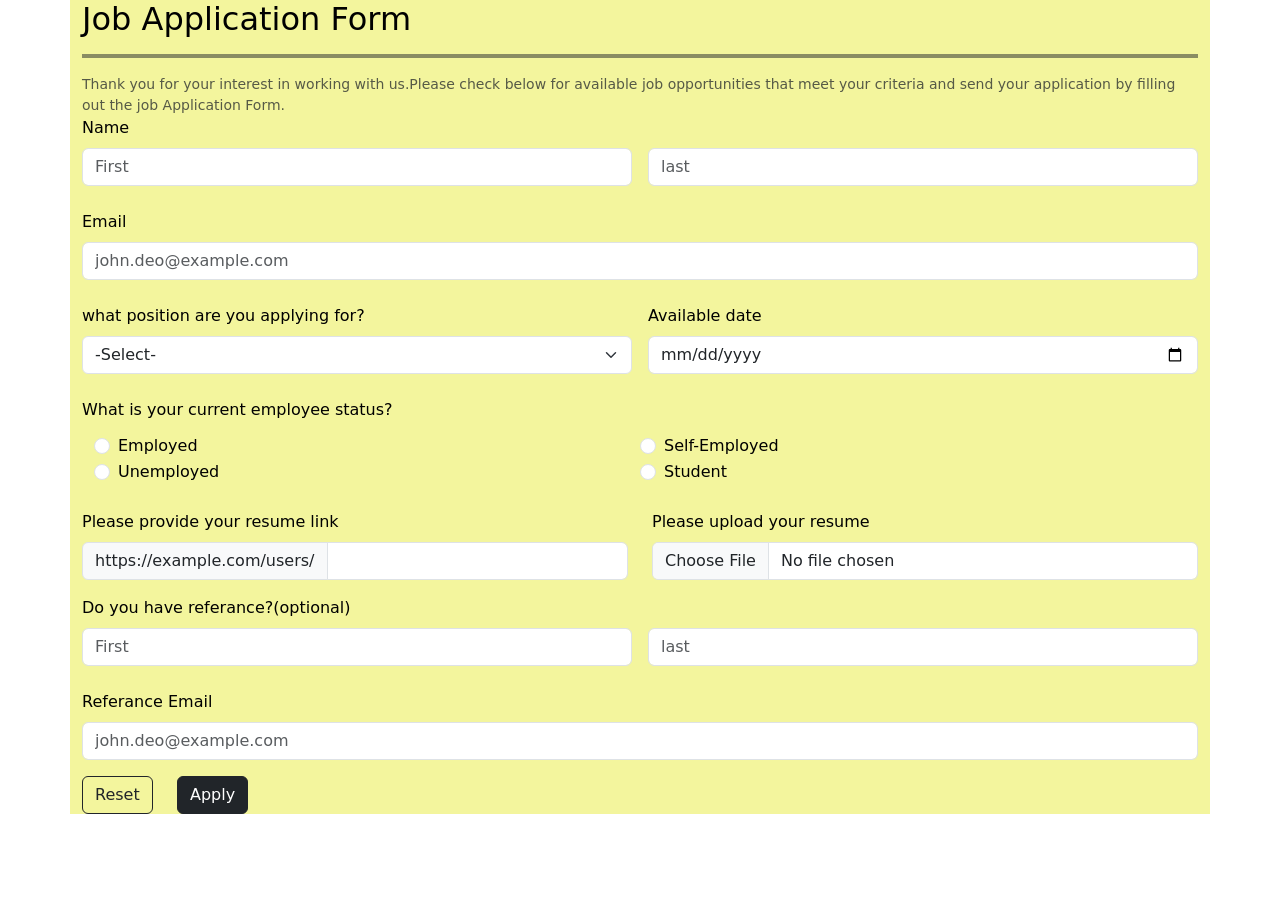
<file: form/index.html>
<!DOCTYPE html>
<html lang="en">
<head>
    <meta charset="UTF-8">
    <meta name="viewport" content="width=device-width, initial-scale=1.0">
    <title>Document</title>
    <link href="https://cdn.jsdelivr.net/npm/bootstrap@5.3.8/dist/css/bootstrap.min.css" rel="stylesheet"
    integrity="sha384-sRIl4kxILFvY47J16cr9ZwB07vP4J8+LH7qKQnuqkuIAvNWLzeN8tE5YBujZqJLB" crossorigin="anonymous">
  <link rel="stylesheet" href="style.css">
</head>
<body>
    <div class="container">
        <h2>Job Application Form</h2>
        <hr class="border border-dark border-2 opacity-50">
        <div class="form-text">
            Thank you for your interest in working with us.Please check below for available job opportunities that meet your
            criteria and send your application by filling out the job Application Form.
        </div>
            <label class="form-label">Name</label>
            <div class="row g-3 mb-4">
                <div class="col-6">
                    <input type="text" class="form-control" id="" placeholder="First">
                </div>

                <div class="col-6">
                     <input type="text" class="form-control" id="" placeholder="last">
                </div>
            </div>

            <div class="row g-3 mb-4">
                <div class="col-12">
                    <label class="form-label">Email</label>
                     <input type="email" class="form-control" id="" placeholder="john.deo@example.com">
                </div>
            </div>

            <div class="row g-3 mb-4">
                <div class="col-6">
                    <label class="form-label">what position are you applying for?</label>
                    <select class="form-select">
                        <option>-Select-</option>
                        <option value="1">One</option>
                        <option value="2">Two</option>
                        <option value="3">Three</option>
                    </select>

                </div>
                <div class="col-6">
                    <label class="form-label">Available date</label>
                    <input type="date" class="form-control">
                </div>
            </div>

            <div class="mb-4">
                <label class="form-label">What is your current employee status?</label>
                <div class="radio-grid mt-1 d-flex row px-4">
                    <div class="form-check col-6">
                        <input class="form-check-input" type="radio" name="employeeStatus">
                        <label class="form-check-label">
                            Employed
                        </label>
                    </div>

                    <div class="form-check col-6">
                        <input class="form-check-input" type="radio" name="employeeStatus" id="statusSelfEmployed" value="self-employed">
                        <label class="form-check-label" for="statusSelfEmployed">
                            Self-Employed
                        </label>
                    </div>

                    <div class="form-check col-6">
                        <input class="form-check-input" type="radio" name="employeeStatus" id="statusUnemployed" value="unemployed">
                        <label class="form-check-label" for="statusUnemployed">
                            Unemployed
                        </label>
                    </div>

                    <div class="form-check col-6  ">
                        <input class="form-check-input" type="radio" name="employeeStatus" id="statusStudent" value="student">
                        <label class="form-check-label" for="statusStudent">
                            Student
                        </label>
                    </div>
                </div>
            </div>

                <div class="row">
                     
                    <div class="col-6">
                        <label class="form-label">Please provide your resume link</label>
                        <div class="input-group">
                            <span class="input-group-text" id="basic-addon3">https://example.com/users/</span>
                            <input type="text" class="form-control" id="basic-url" aria-describedby="basic-addon3 basic-addon4">
                        </div>
                    </div>

                    <div class="col-6">
                        <label class="form-label">Please upload your resume</label>
                        <div class="mb-3">
                            <input class="form-control" type="file" id="formFile">
                        </div>
                    </div>
                </div> 


            <div>
                <label class="form-label">Do you have referance?(optional)</label>
             <div class="row g-3 mb-4">
                <div class="col-6">
                    <input type="text" class="form-control" id="" placeholder="First">
                </div>

                <div class="col-6">
                     <input type="text" class="form-control" id="" placeholder="last">
                </div>
             </div>
            </div>

            <div>
                <label class="form-label">Referance Email</label>
                 <input type="email" class="form-control" id="" placeholder="john.deo@example.com">
            </div>

            <div>
                <div class="row mt-3">
                    <div class="col-1">
                        <button type="reset" class="btn btn-outline-dark">Reset</button>
                    </div>

                    <div class="col-1">
                        <button type="submit" class="btn btn-dark">Apply</button>
                    </div>
                </div>
            </div>
        </div>
    </div>
    <script src="https://cdn.jsdelivr.net/npm/bootstrap@5.3.8/dist/js/bootstrap.bundle.min.js"
    integrity="sha384-FKyoEForCGlyvwx9Hj09JcYn3nv7wiPVlz7YYwJrWVcXK/BmnVDxM+D2scQbITxI"
    crossorigin="anonymous"></script>
</body>
</html>
</file>
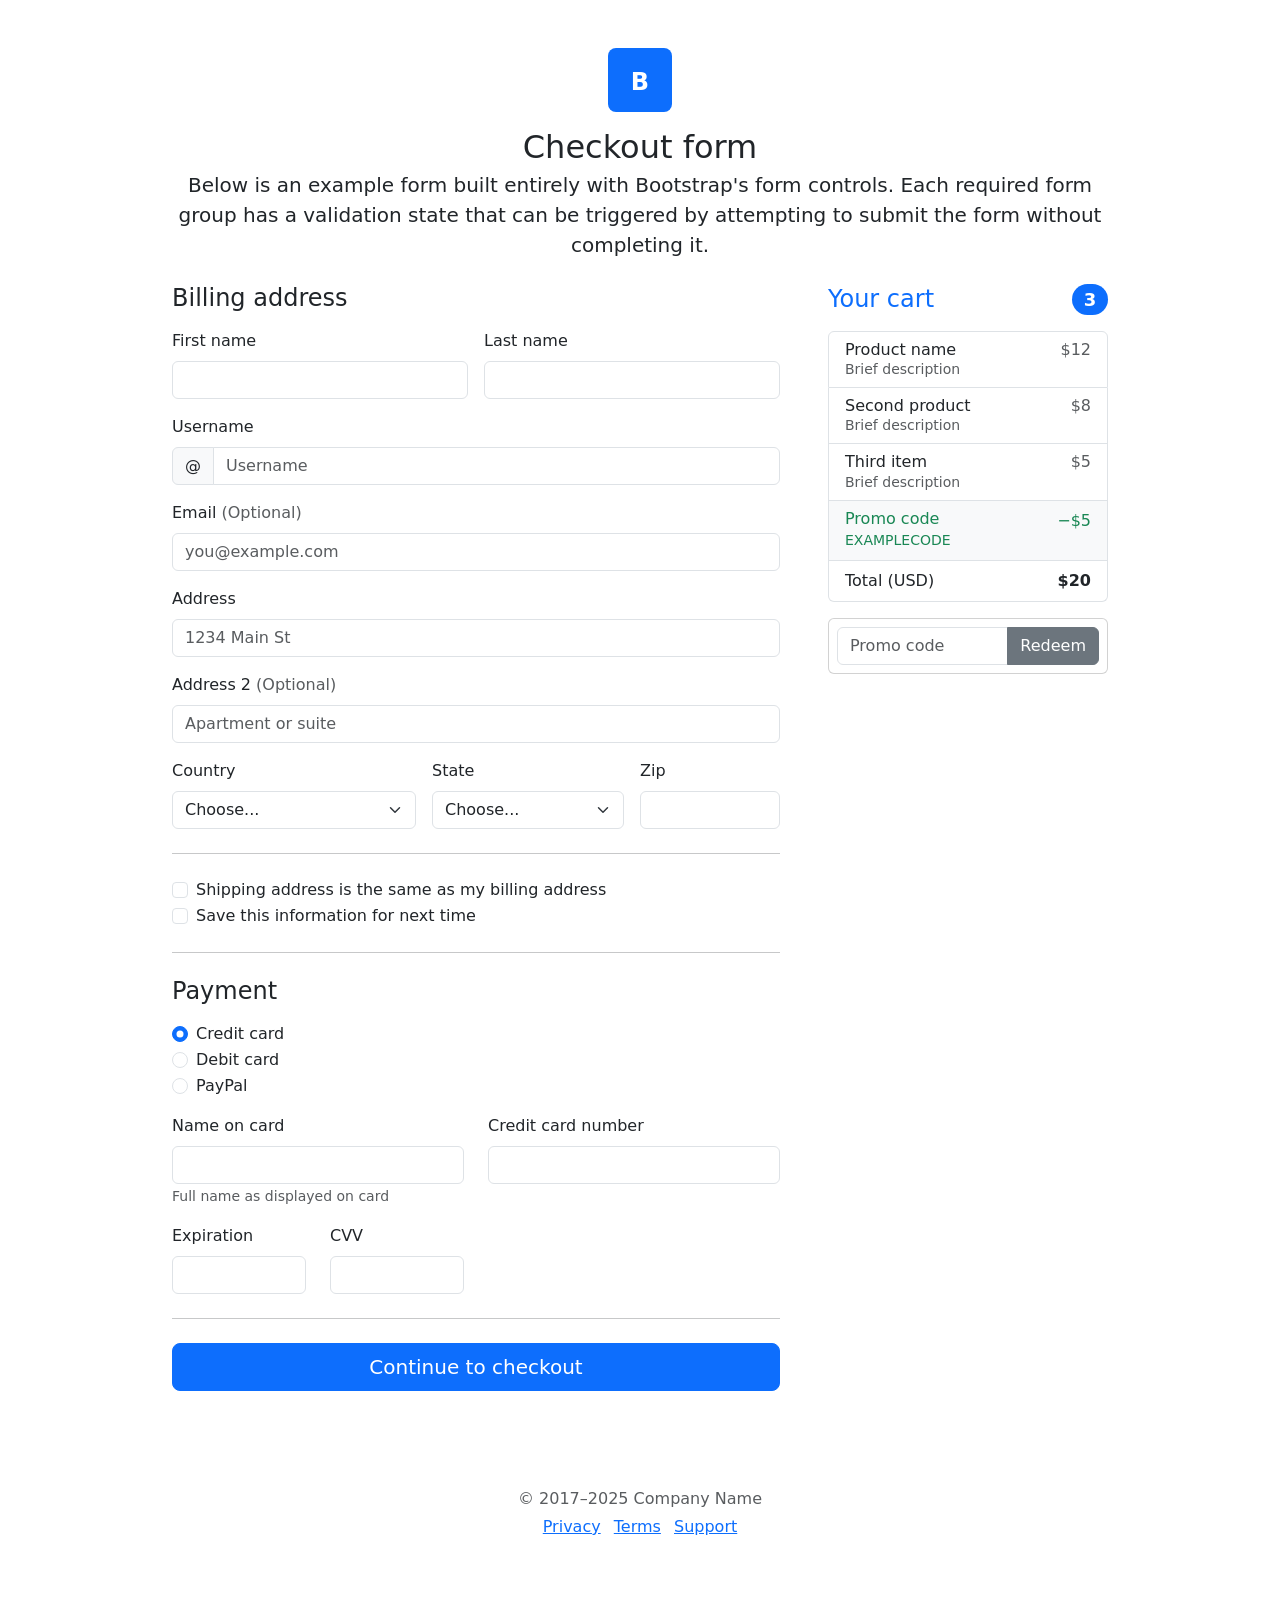
<file: pro5/index.html>
<!DOCTYPE html>
<html lang="en">
<head>
    <meta charset="UTF-8">
    <meta name="viewport" content="width=device-width, initial-scale=1.0">
    <title>Bootstrap Checkout Form</title>
    <link href="https://cdn.jsdelivr.net/npm/bootstrap@5.3.3/dist/css/bootstrap.min.css" rel="stylesheet">
     <link rel="stylesheet" href="style.css">
</head>
<body class="bg-gray-100">

    <div class="container py-5">
        <header class="text-center mb-4">
            <div class="d-inline-block p-3 rounded-3 bg-primary bg-primary-custom text-white fs-4 fw-bold mb-3" style="width: 4rem; height: 4rem;">
                B
            </div>
            <h2 class="text-3xl font-semibold mb-1">Checkout form</h2>
            <p class="lead text-gray-600">Below is an example form built entirely with Bootstrap's form controls. Each required form group has a validation state that can be triggered by attempting to submit the form without completing it.</p>
        </header>

       
        <div class="row g-5">
            <div class="col-md-4 order-md-2">
                <h4 class="d-flex justify-content-between align-items-center mb-3">
                    <span class="text-primary">Your cart</span>
                    <span class="badge bg-primary rounded-pill">3</span>
                </h4>
                <ul class="list-group mb-3">
                    <li class="list-group-item d-flex justify-content-between lh-sm">
                        <div>
                            <h6 class="my-0">Product name</h6>
                            <small class="text-muted">Brief description</small>
                        </div>
                        <span class="text-muted">$12</span>
                    </li>
                   
                    <li class="list-group-item d-flex justify-content-between lh-sm">
                        <div>
                            <h6 class="my-0">Second product</h6>
                            <small class="text-muted">Brief description</small>
                        </div>
                        <span class="text-muted">$8</span>
                    </li>
                   
                    <li class="list-group-item d-flex justify-content-between lh-sm">
                        <div>
                            <h6 class="my-0">Third item</h6>
                            <small class="text-muted">Brief description</small>
                        </div>
                        <span class="text-muted">$5</span>
                    </li>
                  
                    <li class="list-group-item d-flex justify-content-between bg-light">
                        <div class="text-success">
                            <h6 class="my-0">Promo code</h6>
                            <small>EXAMPLECODE</small>
                        </div>
                        <span class="text-success">−$5</span>
                    </li>
                    
                    <li class="list-group-item d-flex justify-content-between">
                        <span>Total (USD)</span>
                        <strong>$20</strong>
                    </li>
                </ul>

                <form class="card p-2">
                    <div class="input-group">
                        <input type="text" class="form-control" placeholder="Promo code">
                        <button type="submit" class="btn btn-secondary">Redeem</button>
                    </div>
                </form>
            </div>
            
            <div class="col-md-8 order-md-1">
                <h4 class="mb-3">Billing address</h4>
                <form class="needs-validation" novalidate>
                    <div class="row g-3">
                       
                        <div class="col-sm-6">
                            <label for="firstName" class="form-label">First name</label>
                            <input type="text" class="form-control" id="firstName" placeholder="" value="" required>
                            <div class="invalid-feedback">
                                Valid first name is required.
                            </div>
                        </div>

                        <div class="col-sm-6">
                            <label for="lastName" class="form-label">Last name</label>
                            <input type="text" class="form-control" id="lastName" placeholder="" value="" required>
                            <div class="invalid-feedback">
                                Valid last name is required.
                            </div>
                        </div>

                        <div class="col-12">
                            <label for="username" class="form-label">Username</label>
                            <div class="input-group has-validation">
                                <span class="input-group-text">@</span>
                                <input type="text" class="form-control" id="username" placeholder="Username" required>
                                <div class="invalid-feedback">
                                    Your username is required.
                                </div>
                            </div>
                        </div>

                        <div class="col-12">
                            <label for="email" class="form-label">Email <span class="text-muted">(Optional)</span></label>
                            <input type="email" class="form-control" id="email" placeholder="you@example.com">
                            <div class="invalid-feedback">
                                Please enter a valid email address for shipping updates.
                            </div>
                        </div>

                        <div class="col-12">
                            <label for="address" class="form-label">Address</label>
                            <input type="text" class="form-control" id="address" placeholder="1234 Main St" required>
                            <div class="invalid-feedback">
                                Please enter your shipping address.
                            </div>
                        </div>

                        <div class="col-12">
                            <label for="address2" class="form-label">Address 2 <span class="text-muted">(Optional)</span></label>
                            <input type="text" class="form-control" id="address2" placeholder="Apartment or suite">
                        </div>

                        <div class="col-md-5">
                            <label for="country" class="form-label">Country</label>
                            <select class="form-select" id="country" required>
                                <option value="">Choose...</option>
                                <option>United States</option>
                            </select>
                            <div class="invalid-feedback">
                                Please select a valid country.
                            </div>
                        </div>

                        <div class="col-md-4">
                            <label for="state" class="form-label">State</label>
                            <select class="form-select" id="state" required>
                                <option value="">Choose...</option>
                                <option>California</option>
                            </select>
                            <div class="invalid-feedback">
                                Please provide a valid state.
                            </div>
                        </div>

                        <div class="col-md-3">
                            <label for="zip" class="form-label">Zip</label>
                            <input type="text" class="form-control" id="zip" placeholder="" required>
                            <div class="invalid-feedback">
                                Zip code required.
                            </div>
                        </div>
                    </div>

                    <hr class="my-4">

                    <div class="form-check">
                        <input type="checkbox" class="form-check-input" id="same-address">
                        <label class="form-check-label" for="same-address">Shipping address is the same as my billing address</label>
                    </div>
                    <div class="form-check">
                        <input type="checkbox" class="form-check-input" id="save-info">
                        <label class="form-check-label" for="save-info">Save this information for next time</label>
                    </div>

                    <hr class="my-4">

                    <h4 class="mb-3">Payment</h4>

                    <div class="my-3">
                        <div class="form-check">
                            <input id="credit" name="paymentMethod" type="radio" class="form-check-input" checked required>
                            <label class="form-check-label" for="credit">Credit card</label>
                        </div>
                        <div class="form-check">
                            <input id="debit" name="paymentMethod" type="radio" class="form-check-input" required>
                            <label class="form-check-label" for="debit">Debit card</label>
                        </div>
                        <div class="form-check">
                            <input id="paypal" name="paymentMethod" type="radio" class="form-check-input" required>
                            <label class="form-check-label" for="paypal">PayPal</label>
                        </div>
                    </div>

                    <div class="row gy-3">
                        <div class="col-md-6">
                            <label for="cc-name" class="form-label">Name on card</label>
                            <input type="text" class="form-control" id="cc-name" placeholder="" required>
                            <small class="text-muted">Full name as displayed on card</small>
                            <div class="invalid-feedback">
                                Name on card is required
                            </div>
                        </div>

                        <div class="col-md-6">
                            <label for="cc-number" class="form-label">Credit card number</label>
                            <input type="text" class="form-control" id="cc-number" placeholder="" required>
                            <div class="invalid-feedback">
                                Credit card number is required
                            </div>
                        </div>

                        <div class="col-md-3">
                            <label for="cc-expiration" class="form-label">Expiration</label>
                            <input type="text" class="form-control" id="cc-expiration" placeholder="" required>
                            <div class="invalid-feedback">
                                Expiration date required
                            </div>
                        </div>

                        <div class="col-md-3">
                            <label for="cc-cvv" class="form-label">CVV</label>
                            <input type="text" class="form-control" id="cc-cvv" placeholder="" required>
                            <div class="invalid-feedback">
                                Security code required
                            </div>
                        </div>
                    </div>

                    <hr class="my-4">

                    <button class="w-100 btn btn-primary btn-lg" type="submit">Continue to checkout</button>
                </form>
            </div>
        </div>
       
        <footer class="my-5 pt-5 text-muted text-center text-small">
            <p class="mb-1">&copy; 2017–2025 Company Name</p>
            <ul class="list-inline">
                <li class="list-inline-item"><a href="#">Privacy</a></li>
                <li class="list-inline-item"><a href="#">Terms</a></li>
                <li class="list-inline-item"><a href="#">Support</a></li>
            </ul>
        </footer>
    </div>
    <script src="https://cdn.jsdelivr.net/npm/bootstrap@5.3.3/dist/js/bootstrap.bundle.min.js"></script>
</body>
</html>
</file>
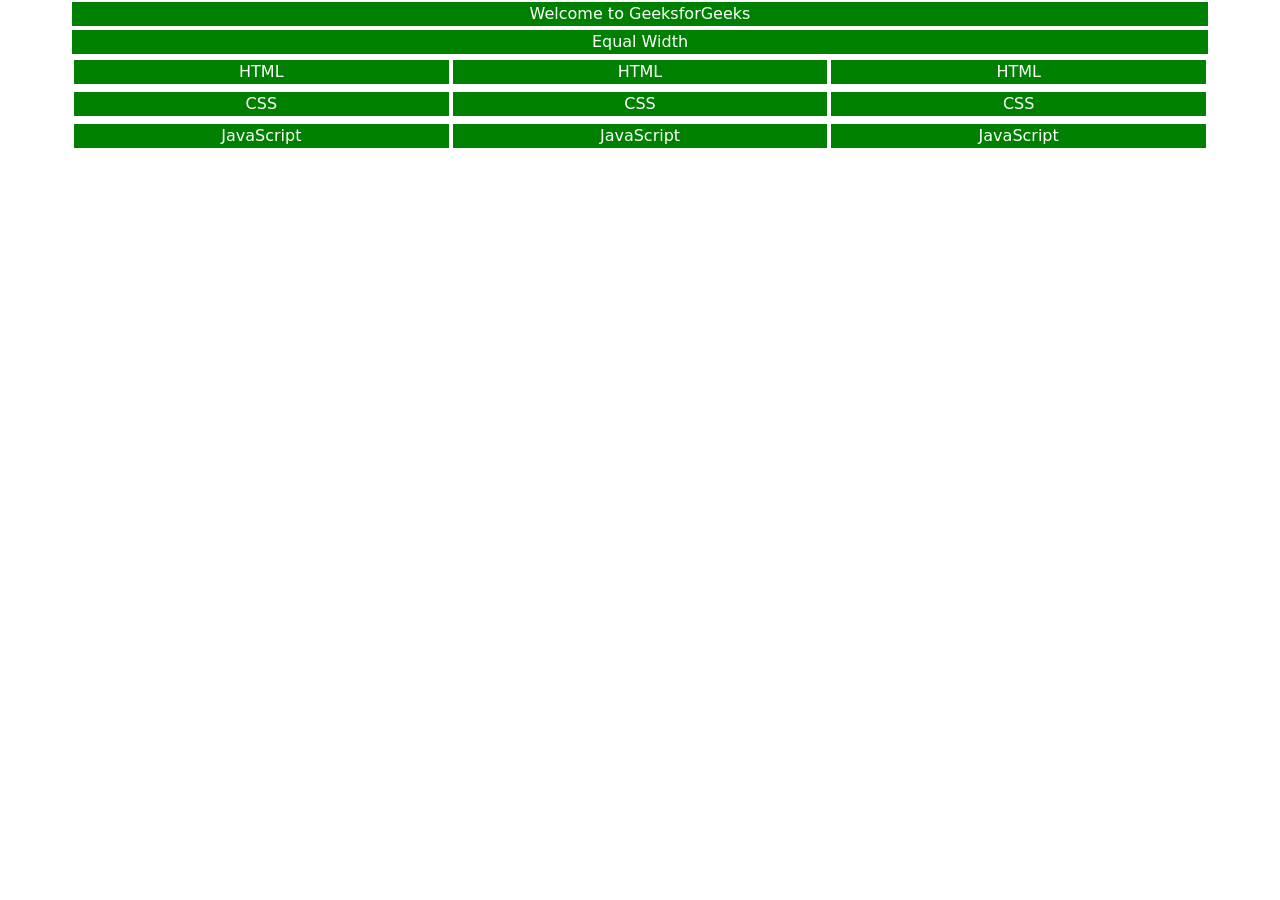
<file: pro1.html>
<!DOCTYPE html>
<html lang="en">
<head>
    <meta charset="UTF-8">
    <meta name="viewport" content="width=device-width, initial-scale=1.0">
    <title>Document</title>
     <link href="https://cdn.jsdelivr.net/npm/bootstrap@5.3.8/dist/css/bootstrap.min.css" rel="stylesheet"
    integrity="sha384-sRIl4kxILFvY47J16cr9ZwB07vP4J8+LH7qKQnuqkuIAvNWLzeN8tE5YBujZqJLB" crossorigin="anonymous">
  <link rel="stylesheet" href="style.css">
</head>
<body>
    <div class="container">Welcome to GeeksforGeeks</div>
    <div class="container">Equal Width</div>

    <div class="container">
    <div class="row">
      <div class="col">HTML</div>
      <div class="col">HTML</div>
      <div class="col">HTML</div>
    </div>
    </div>

    <div class="container">
    <div class="row">
      <div class="col">CSS</div>
      <div class="col">CSS</div>
      <div class="col">CSS</div>
    </div>
    </div>

    <div class="container">
    <div class="row">
      <div class="col">JavaScript</div>
      <div class="col">JavaScript</div>
      <div class="col">JavaScript</div>
    </div>
    </div>

  <script src="https://cdn.jsdelivr.net/npm/bootstrap@5.3.8/dist/js/bootstrap.bundle.min.js"
    integrity="sha384-FKyoEForCGlyvwx9Hj09JcYn3nv7wiPVlz7YYwJrWVcXK/BmnVDxM+D2scQbITxI"
    crossorigin="anonymous"></script>

</body>
</html>
</file>
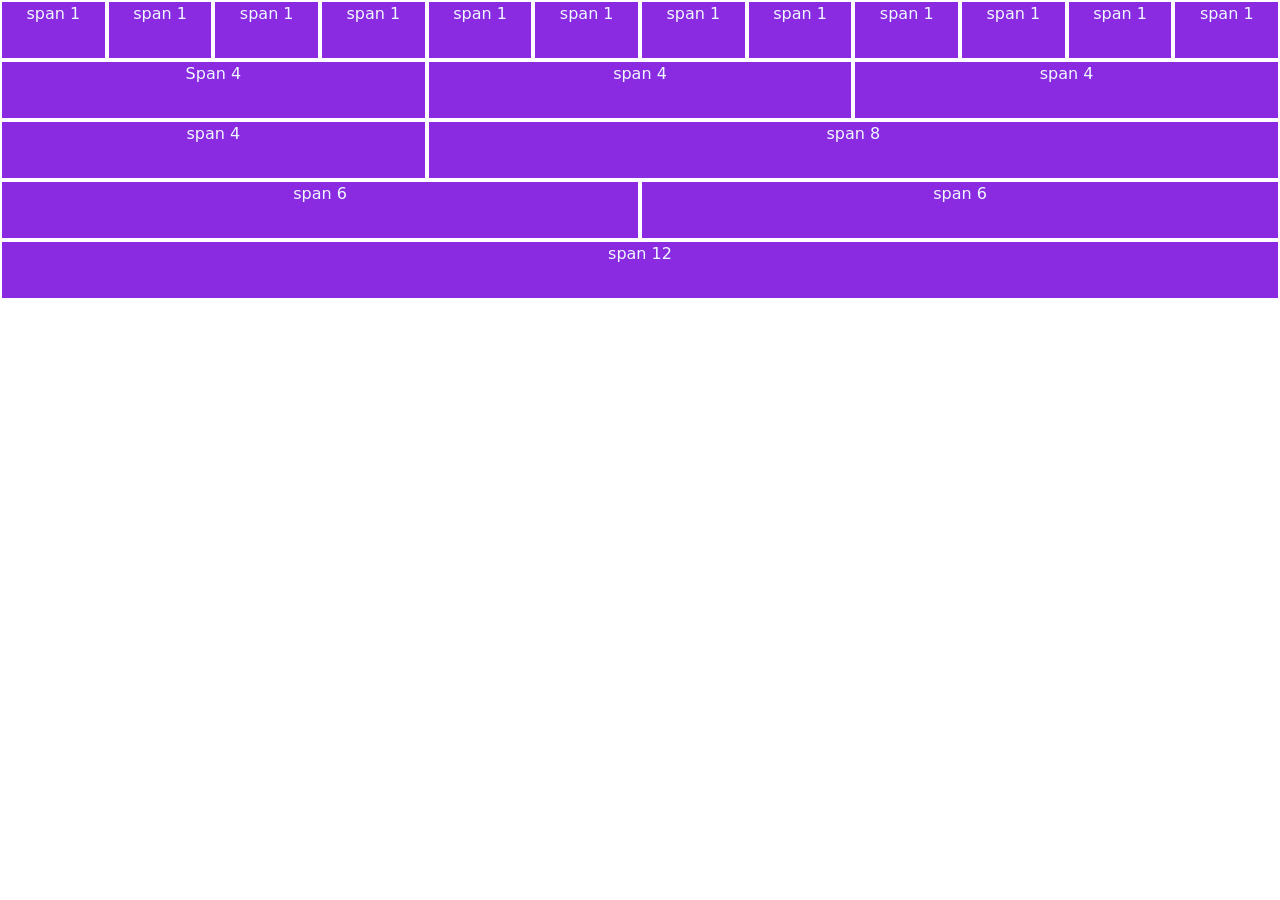
<file: pro2.html>
<!DOCTYPE html>
<html lang="en">
<head>
    <meta charset="UTF-8">
    <meta name="viewport" content="width=device-width, initial-scale=1.0">
    <title>Document</title>
     <link href="https://cdn.jsdelivr.net/npm/bootstrap@5.3.8/dist/css/bootstrap.min.css" rel="stylesheet"
    integrity="sha384-sRIl4kxILFvY47J16cr9ZwB07vP4J8+LH7qKQnuqkuIAvNWLzeN8tE5YBujZqJLB" crossorigin="anonymous">
  <link rel="stylesheet" href="style1.css">
</head>
<body>

    <div class="container">
    <div class="row">
        <div class="col">span 1</div>
        <div class="col">span 1</div>
        <div class="col">span 1</div>
        <div class="col">span 1</div>
        <div class="col">span 1</div>
        <div class="col">span 1</div>
        <div class="col">span 1</div>
        <div class="col">span 1</div>
        <div class="col">span 1</div>
        <div class="col">span 1</div>
        <div class="col">span 1</div>
        <div class="col">span 1</div>
    </div>
  </div>

  <div class="container">
    <div class="row">
        <div class="col-4">Span 4</div>
        <div class="col-4">span 4</div>
        <div class="col-4">span 4</div>
    </div>
  </div>

  <div class="container">
    <div class="row">
        <div class="col-4">span 4</div>
        <div class="col">span 8</div>
    </div>
  </div>

  <div class="container">
    <div class="row">
        <div class="col">span 6</div>
        <div class="col">span 6</div>
    </div>
  </div>

  <div class="container">
    <div class="row">
        <div class="col-12">span 12</div>
    </div>
  </div>

      <script src="https://cdn.jsdelivr.net/npm/bootstrap@5.3.8/dist/js/bootstrap.bundle.min.js"
    integrity="sha384-FKyoEForCGlyvwx9Hj09JcYn3nv7wiPVlz7YYwJrWVcXK/BmnVDxM+D2scQbITxI"
    crossorigin="anonymous"></script>
</body>
</html>
</file>
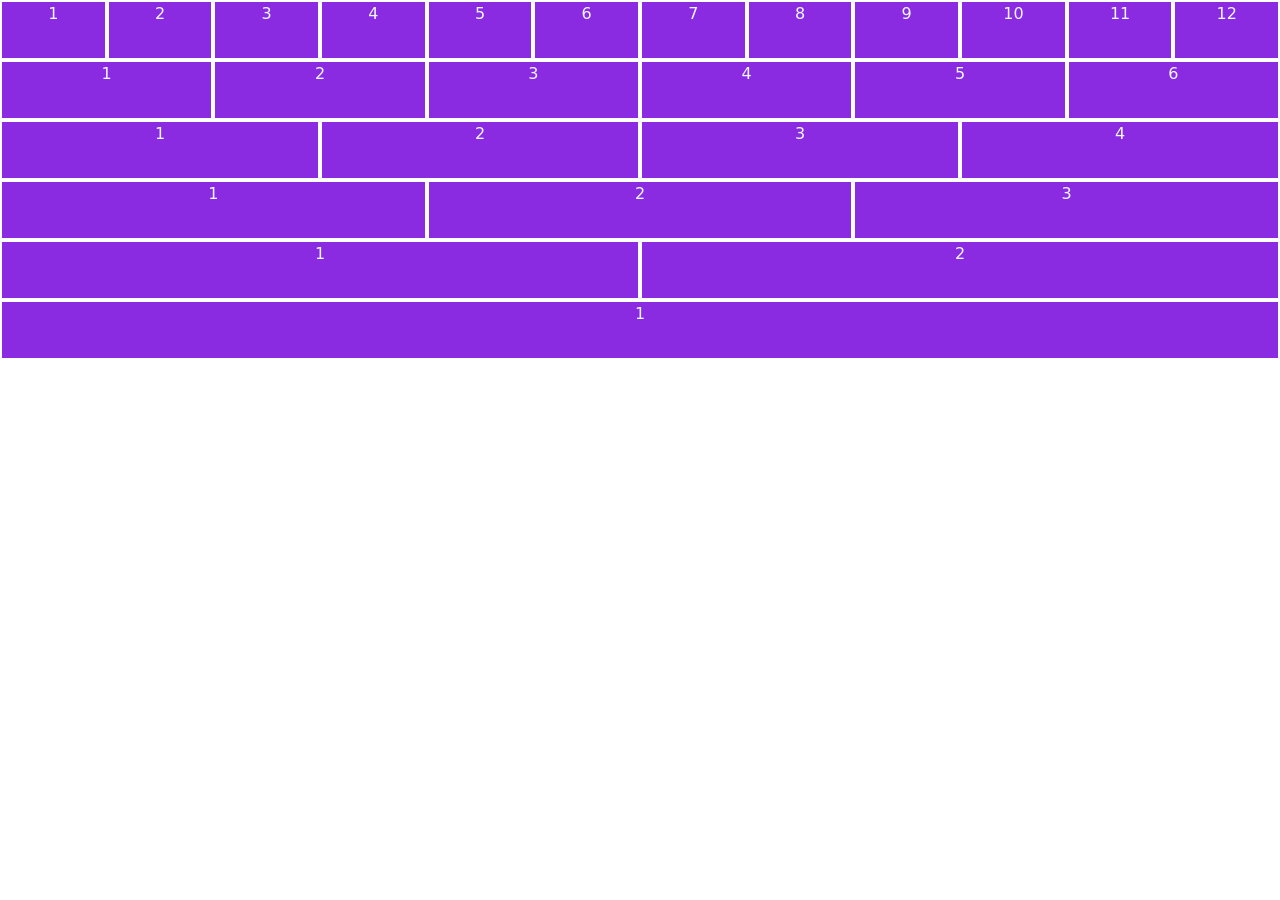
<file: pro3.html>
<!DOCTYPE html>
<html lang="en">
<head>
    <meta charset="UTF-8">
    <meta name="viewport" content="width=device-width, initial-scale=1.0">
    <title>Document</title>
     <link href="https://cdn.jsdelivr.net/npm/bootstrap@5.3.8/dist/css/bootstrap.min.css" rel="stylesheet"
    integrity="sha384-sRIl4kxILFvY47J16cr9ZwB07vP4J8+LH7qKQnuqkuIAvNWLzeN8tE5YBujZqJLB" crossorigin="anonymous">
  <link rel="stylesheet" href="style1.css">
</head>
<body>
    <div class="container">
    <div class="row">
        <div class="col">1</div>
        <div class="col">2</div>
        <div class="col">3</div>
        <div class="col">4</div>
        <div class="col">5</div>
        <div class="col">6</div>
        <div class="col">7</div>
        <div class="col">8</div>
        <div class="col">9</div>
        <div class="col">10</div>
        <div class="col">11</div>
        <div class="col">12</div>
    </div>
  </div>

  <div class="container">
    <div class="row">
        <div class="col-2">1</div>
        <div class="col-2">2</div>
        <div class="col-2">3</div>
        <div class="col-2">4</div>
        <div class="col-2">5</div>
        <div class="col-2">6</div>
    </div>
  </div>

  <div class="container">
    <div class="row">
        <div class="col-3">1</div>
        <div class="col-3">2</div>
        <div class="col-3">3</div>
        <div class="col-3">4</div>
    </div>
  </div>

  <div class="container">
    <div class="row">
        <div class="col-4">1</div>
        <div class="col-4">2</div>
        <div class="col-4">3</div>
    </div>
  </div>

  <div class="container">
    <div class="row">
        <div class="col-6">1</div>
        <div class="col-6">2</div>
    </div>
  </div>

  <div class="container">
    <div class="row">
        <div class="col-12">1</div>
    </div>
  </div>

    <script src="https://cdn.jsdelivr.net/npm/bootstrap@5.3.8/dist/js/bootstrap.bundle.min.js"
    integrity="sha384-FKyoEForCGlyvwx9Hj09JcYn3nv7wiPVlz7YYwJrWVcXK/BmnVDxM+D2scQbITxI"
    crossorigin="anonymous"></script>
</body>
</html>
</file>
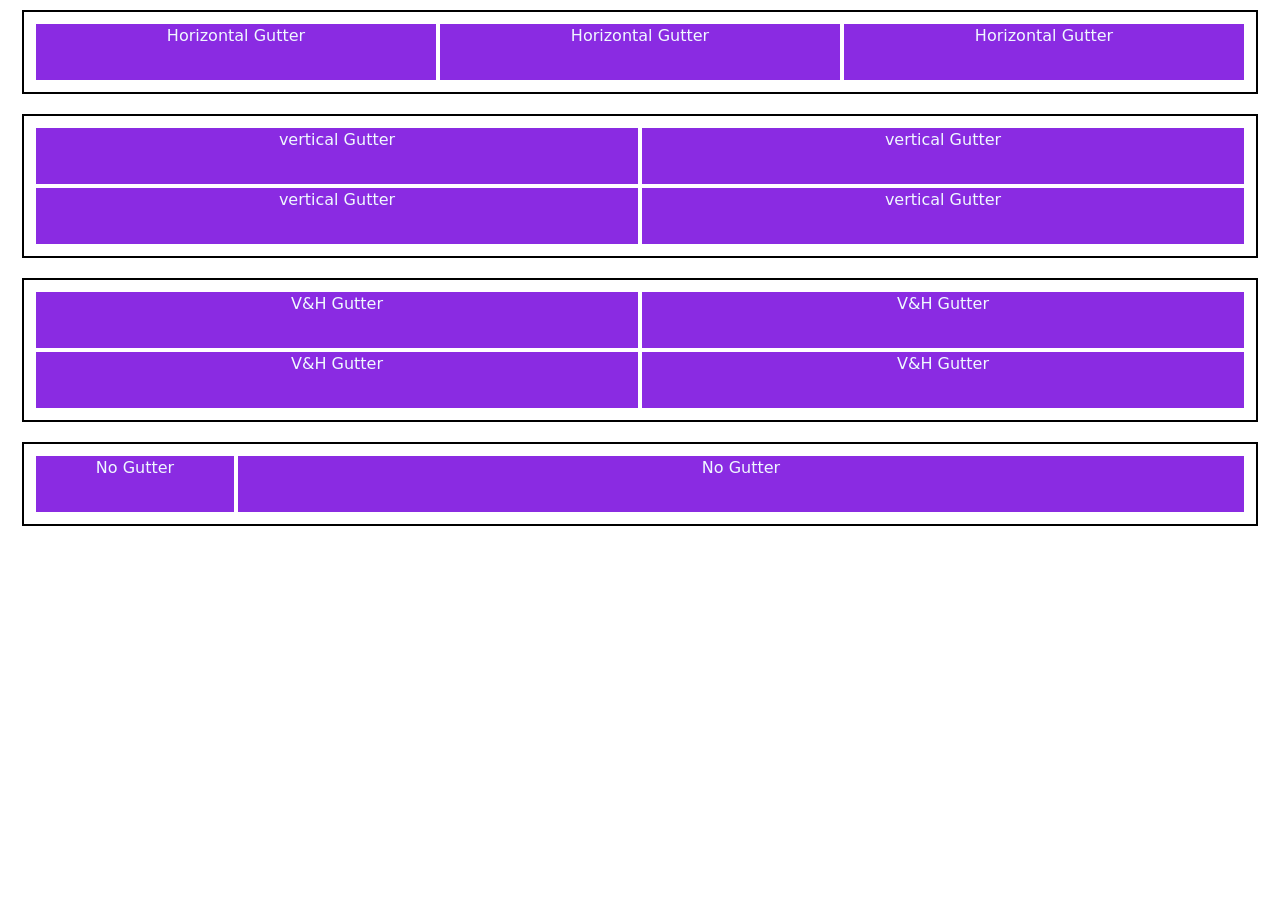
<file: pro4.html>
<!DOCTYPE html>
<html lang="en">
<head>
    <meta charset="UTF-8">
    <meta name="viewport" content="width=device-width, initial-scale=1.0">
    <title>Document</title>
     <link href="https://cdn.jsdelivr.net/npm/bootstrap@5.3.8/dist/css/bootstrap.min.css" rel="stylesheet"
    integrity="sha384-sRIl4kxILFvY47J16cr9ZwB07vP4J8+LH7qKQnuqkuIAvNWLzeN8tE5YBujZqJLB" crossorigin="anonymous">
  <link rel="stylesheet" href="pro4.css">
</head>
<body>

    <div class="container overflow-hidden text-center">
        <div class="row">
            <div class="col">Horizontal Gutter</div>
            <div class="col">Horizontal Gutter</div>
            <div class="col">Horizontal Gutter</div>
        </div>
    </div>

    <div class="container overflow-hidden text-center">
        <div class="row">
            <div class="col-6">vertical Gutter</div>
            <div class="col-6">vertical Gutter</div>
            <div class="col-6">vertical Gutter</div>
            <div class="col-6">vertical Gutter</div>
        </div>
    </div>

    <div class="container overflow-hidden text-center">
        <div class="row row-cols-2">
            <div class="col">V&H Gutter</div>
            <div class="col">V&H Gutter</div>
            <div class="col">V&H Gutter</div>
            <div class="col">V&H Gutter</div>
        </div>
    </div>

    <div class="container overflow-hidden text-center">
        <div class="row">
            <div class="col-2">No Gutter</div>
            <div class="col-10">No Gutter</div>
        </div>
    </div>
     <script src="https://cdn.jsdelivr.net/npm/bootstrap@5.3.8/dist/js/bootstrap.bundle.min.js"
    integrity="sha384-FKyoEForCGlyvwx9Hj09JcYn3nv7wiPVlz7YYwJrWVcXK/BmnVDxM+D2scQbITxI"
    crossorigin="anonymous"></script>
</body>
</html>
</file>
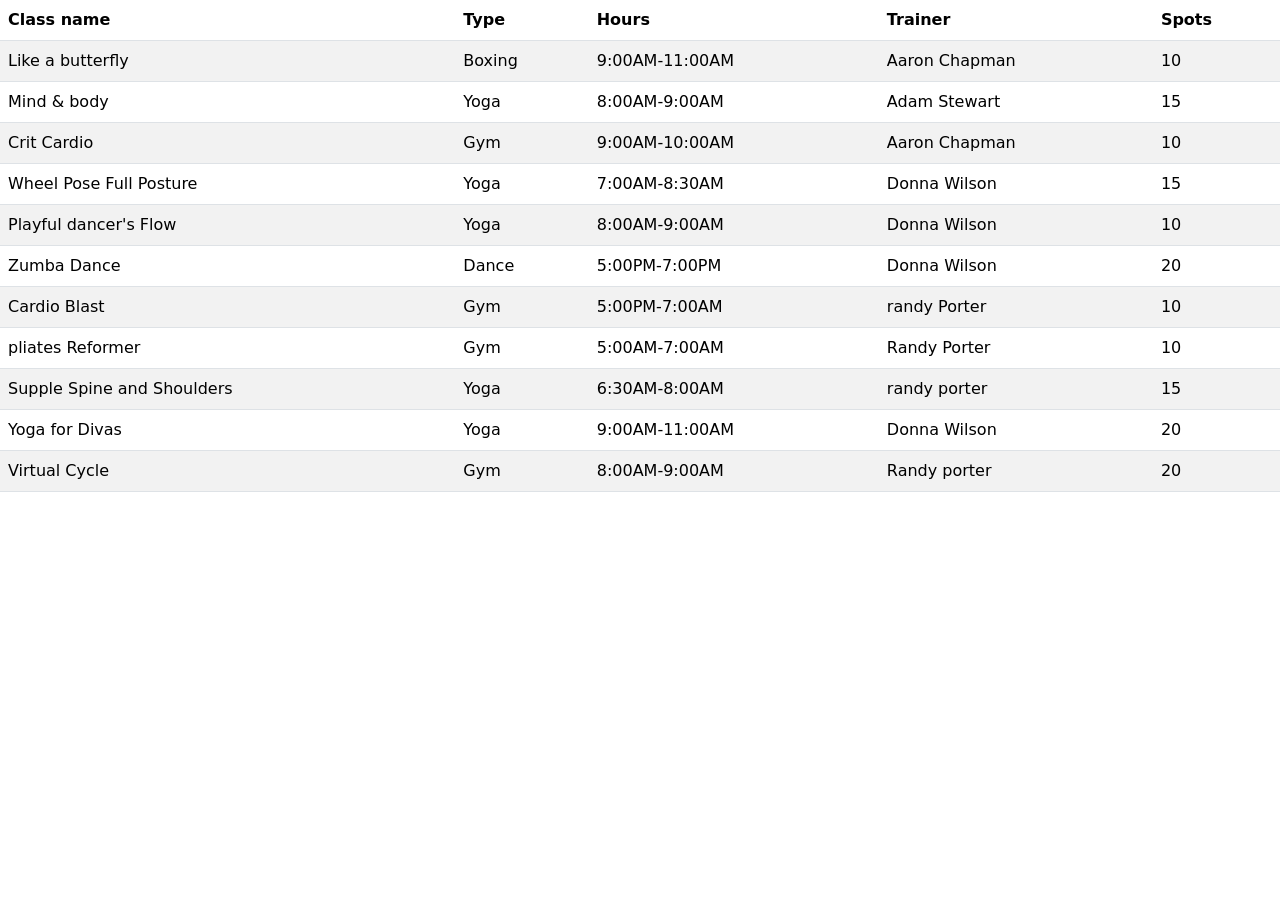
<file: table/pro1.html>
<!DOCTYPE html>
<html lang="en">
<head>
    <meta charset="UTF-8">
    <meta name="viewport" content="width=device-width, initial-scale=1.0">
    <title>Document</title>
    <link href="https://cdn.jsdelivr.net/npm/bootstrap@5.3.8/dist/css/bootstrap.min.css" rel="stylesheet" integrity="sha384-sRIl4kxILFvY47J16cr9ZwB07vP4J8+LH7qKQnuqkuIAvNWLzeN8tE5YBujZqJLB" crossorigin="anonymous">
  </head>
<body>
    <table class="table table-striped">
  <thead class="table">
    <tr>
      <th scope="col">Class name</th>
      <th scope="col">Type</th>
      <th scope="col">Hours</th>
      <th scope="col">Trainer</th>
      <th scope="col">Spots</th>
    </tr>
  </thead>
  <tbody>
    <tr>
      <td>Like a butterfly</td>
      <td>Boxing</td>
      <td>9:00AM-11:00AM</td>
      <td>Aaron Chapman</td>
      <td>10</td>
    </tr>
    <tr>
      <td>Mind & body</td>
      <td>Yoga</td>
      <td>8:00AM-9:00AM</td>
      <td>Adam Stewart</td>
      <td>15</td>
    </tr>
    <tr>
      <td>Crit Cardio</td>
      <td>Gym</td>
      <td>9:00AM-10:00AM</td>
      <td>Aaron Chapman</td>
      <td>10</td>
    </tr>
    <tr>
      <td>Wheel Pose Full Posture</td>
      <td>Yoga</td>
      <td>7:00AM-8:30AM</td>
      <td>Donna Wilson</td>
      <td>15</td>
    </tr>
     <tr>
      <td>Playful dancer's Flow</td>
      <td>Yoga</td>
      <td>8:00AM-9:00AM</td>
      <td>Donna Wilson</td>
      <td>10</td>
    </tr>
     <tr>
      <td>Zumba Dance</td>
      <td>Dance</td>
      <td>5:00PM-7:00PM</td>
      <td>Donna Wilson</td>
      <td>20</td>
    </tr>
     <tr>
      <td>Cardio Blast</td>
      <td>Gym</td>
      <td>5:00PM-7:00AM</td>
      <td>randy Porter</td>
      <td>10</td>
    </tr>
     <tr>
      <td>pliates Reformer</td>
      <td>Gym</td>
      <td>5:00AM-7:00AM</td>
      <td>Randy Porter</td>
      <td>10</td>
    </tr>
     <tr>
      <td>Supple Spine and Shoulders</td>
      <td>Yoga</td>
      <td>6:30AM-8:00AM</td>
      <td>randy porter</td>
      <td>15</td>
    </tr>
     <tr>
      <td>Yoga for Divas</td>
      <td>Yoga</td>
      <td>9:00AM-11:00AM</td>
      <td>Donna Wilson</td>
      <td>20</td>
    </tr>
     <tr>
      <td>Virtual Cycle</td>
      <td>Gym</td>
      <td>8:00AM-9:00AM</td>
      <td>Randy porter</td>
      <td>20</td>
    </tr>
  </tbody>
</table>
<script src="https://cdn.jsdelivr.net/npm/bootstrap@5.3.8/dist/js/bootstrap.bundle.min.js" integrity="sha384-FKyoEForCGlyvwx9Hj09JcYn3nv7wiPVlz7YYwJrWVcXK/BmnVDxM+D2scQbITxI" crossorigin="anonymous"></script>
</body>
</html>
</file>
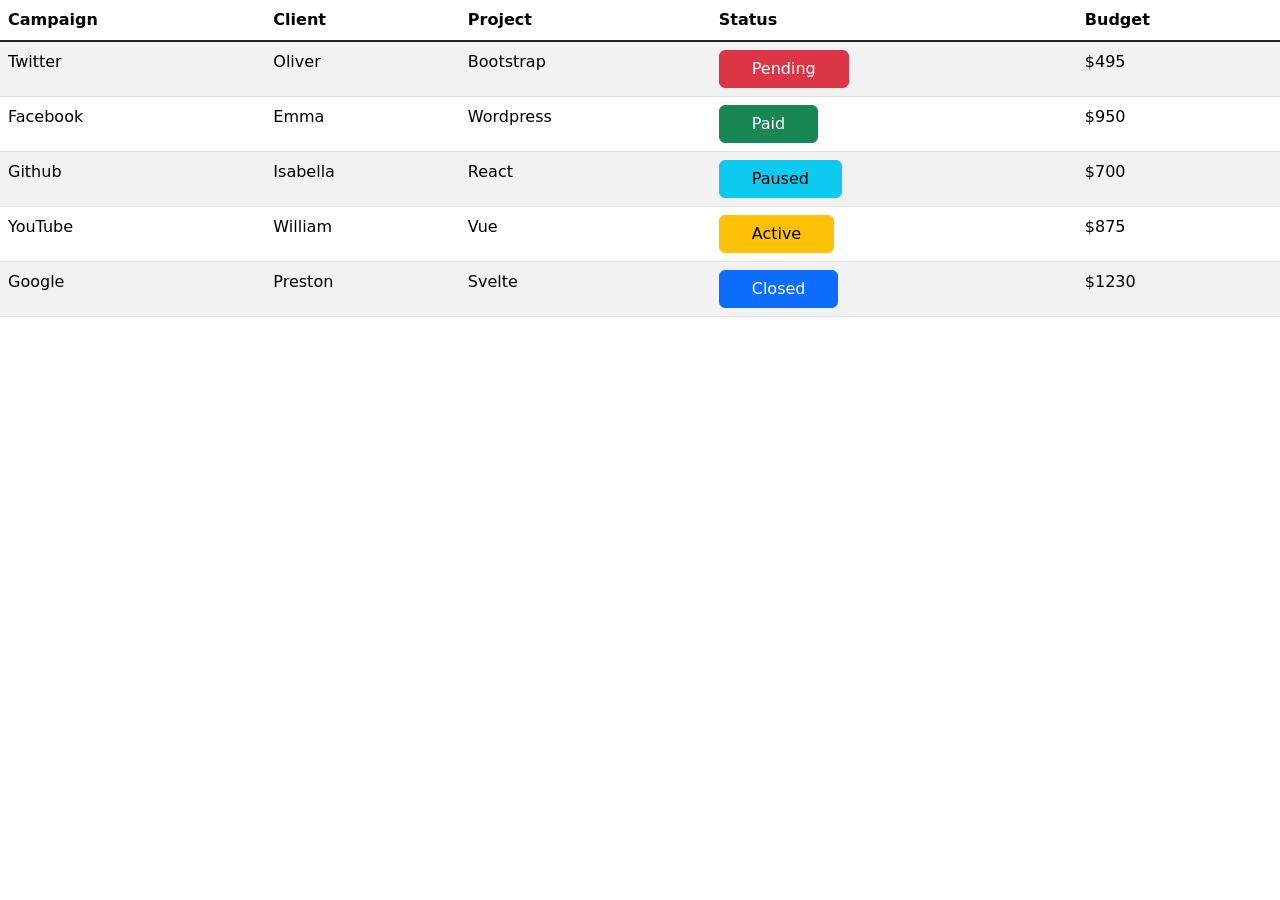
<file: table/pro2.html>
<!DOCTYPE html>
<html lang="en">
<head>
    <meta charset="UTF-8">
    <meta name="viewport" content="width=device-width, initial-scale=1.0">
    <title>Document</title>
    <link href="https://cdn.jsdelivr.net/npm/bootstrap@5.3.8/dist/css/bootstrap.min.css" rel="stylesheet" integrity="sha384-sRIl4kxILFvY47J16cr9ZwB07vP4J8+LH7qKQnuqkuIAvNWLzeN8tE5YBujZqJLB" crossorigin="anonymous">
</head>
<body>
       <table class="table table-striped">
  <thead>
    <tr>
      <th scope="col">Campaign</th>
      <th scope="col">Client</th>
      <th scope="col">Project</th>
      <th scope="col">Status</th>
      <th scope="col">Budget</th>
    </tr>
  </thead>
   <tbody class="table-group-divider">
    <tr>
      <td>Twitter</td>
      <td>Oliver</td>
      <td>Bootstrap</td>
      <td><button type="button" class="btn btn-danger" style="--bs-btn-padding-x: 2rem;">Pending</button></td>
      <td>$495</td>
    </tr>
    <tr>
      <td>Facebook</td>
      <td>Emma</td>
      <td>Wordpress</td>
      <td><button type="button" class="btn btn-success" style="--bs-btn-padding-x: 2rem;">Paid</button></td>
      <td>$950</td>
    </tr>
    <tr>
      <td>Github</td>
      <td>Isabella</td>
      <td>React</td>
      <td><button type="button" class="btn btn-info" style="--bs-btn-padding-x: 2rem;">Paused</button></td>
      <td>$700</td>
    </tr>
    <tr>
      <td>YouTube</td>
      <td>William</td>
      <td>Vue</td>
      <td><button type="button" class="btn btn-warning" style="--bs-btn-padding-x: 2rem;">Active</button> </td>
      <td>$875</td>
    </tr>
     <tr>
      <td>Google</td>
      <td>Preston</td>
      <td>Svelte</td>
      <td><button type="button" class="btn btn-primary" style="--bs-btn-padding-x: 2rem;">Closed</button></td>
      <td>$1230</td>
     </tr>
     </tbody>
<script src="https://cdn.jsdelivr.net/npm/bootstrap@5.3.8/dist/js/bootstrap.bundle.min.js" integrity="sha384-FKyoEForCGlyvwx9Hj09JcYn3nv7wiPVlz7YYwJrWVcXK/BmnVDxM+D2scQbITxI" crossorigin="anonymous"></script>
</body>
</html>
</file>
<file: form/style.css>
.container{
    background-color: rgb(243, 245, 157);
    color: black;
}
</file>
<file: pro5/style.css>
.container {
     max-width: 960px;
    }
    
    .bd-callout-info{
        border-left-color: #5bc0de;
    }
      
    .bg-primary-custom {
       background-color: #007bff; 
     }
       
    .form-control:focus {
        box-shadow: none;
        border-color: #80bdff;
     }
</file>
<file: style.css>
.container{
background-color: green;
color:white;
text-align: center;
border: 2px solid white;
}

.col{
    background-color: green;
    color: white;
    border: 2px solid white;
}

.col-4{
    background-color: blueviolet;
    color: white;
    border: 2px solid white;
    height: 90px;
}
</file>
<file: style1.css>
.col{
  background-color: blueviolet;
  color: aliceblue; 
  border: 2px solid white;
  height: 60px;
}

.container{
  max-width: 1320px;
  text-align: center;
}

.col-2{
    background-color: blueviolet;
  color: aliceblue; 
  border: 2px solid white;
  height: 60px;
}

.col-3{
    background-color: blueviolet;
  color: aliceblue; 
  border: 2px solid white;
  height: 60px;
}
.col-4{
   background-color: blueviolet;
  color: aliceblue; 
  border: 2px solid white;
  height: 60px; 
}

.col-6{
    background-color: blueviolet;
  color: aliceblue; 
  border: 2px solid white;
  height: 60px;
}

.col-12{
   background-color: blueviolet;
  color: aliceblue; 
  border: 2px solid white;
  height: 60px; 
}
</file>
<file: pro4.css>
.col{
  background-color: blueviolet;
  color: aliceblue; 
  border: 2px solid white;
  height: 60px;
}

.container{
  max-width: 1320px;
}

.row{
  padding: 10px;
  margin: 10px;
  border: 2px solid black;
}

.col-2{
  background-color: blueviolet;
  color: aliceblue; 
  border: 2px solid white;
  height: 60px;
}

.col-10{
  background-color: blueviolet;
  color: aliceblue; 
  border: 2px solid white;
  height: 60px;
}

.col-6{
  background-color: blueviolet;
  color: aliceblue; 
  border: 2px solid white;
  height: 60px;
}
</file>
